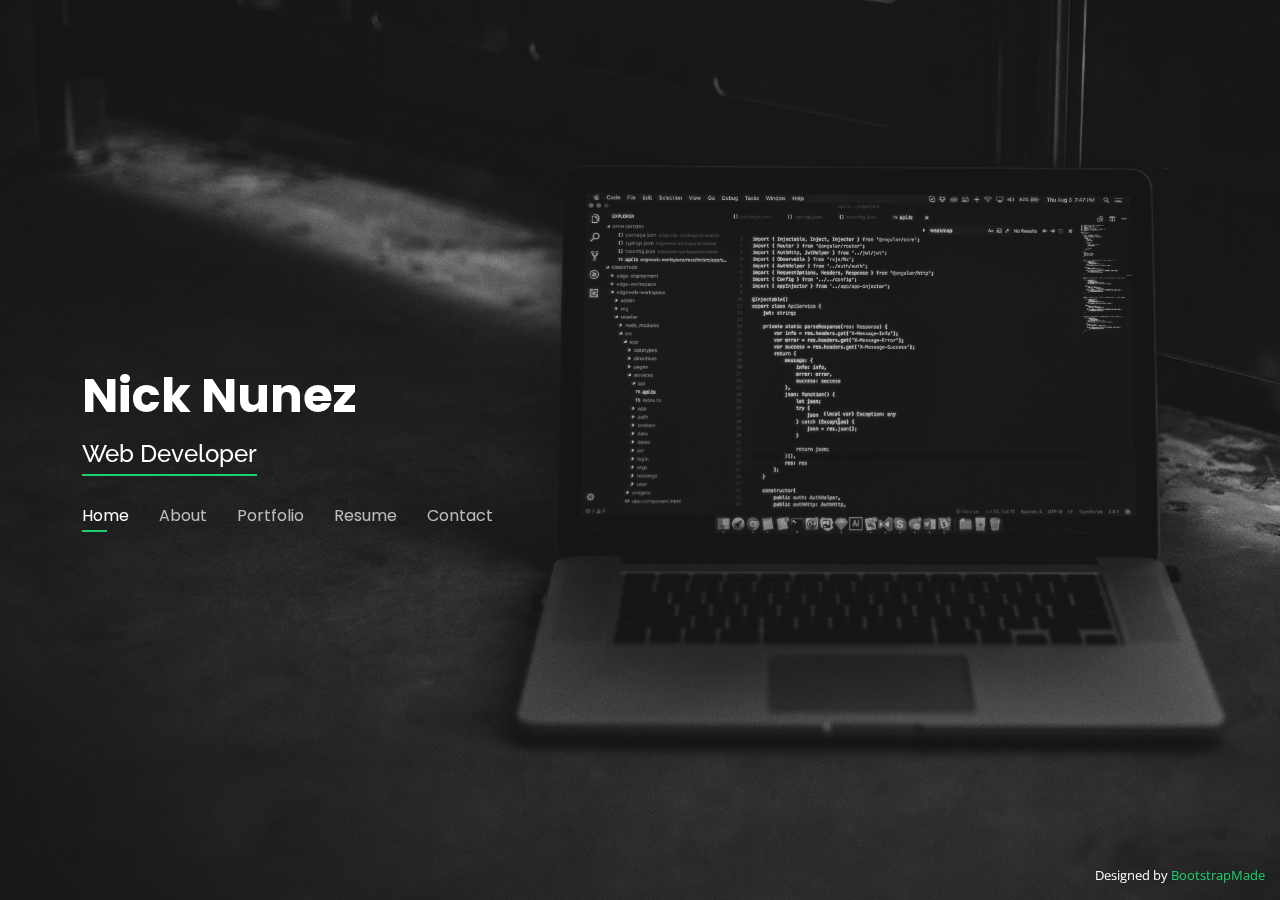
<file: index.html>
<!DOCTYPE html>
<html lang="en">

<head>
  <meta charset="utf-8">
  <meta content="width=device-width, initial-scale=1.0" name="viewport">

  <title>Nick Nunez - Portfolio

  </title>
  <meta content="" name="description">
  <meta content="" name="keywords">

  <!-- Favicons -->
  <!-- <link href="assets/img/favicon.png" rel="icon">
  <link href="assets/img/apple-touch-icon.png" rel="apple-touch-icon"> -->

  <!-- Google Fonts -->
  <link href="https://fonts.googleapis.com/css?family=Open+Sans:300,300i,400,400i,600,600i,700,700i|Raleway:300,300i,400,400i,500,500i,600,600i,700,700i|Poppins:300,300i,400,400i,500,500i,600,600i,700,700i" rel="stylesheet">

  <!-- Vendor CSS Files -->
  <link href="assets/vendor/bootstrap/css/bootstrap.min.css" rel="stylesheet">
  <link href="assets/vendor/bootstrap-icons/bootstrap-icons.css" rel="stylesheet">
  <link href="assets/vendor/boxicons/css/boxicons.min.css" rel="stylesheet">
  <link href="assets/vendor/glightbox/css/glightbox.min.css" rel="stylesheet">
  <link href="assets/vendor/remixicon/remixicon.css" rel="stylesheet">
  <link href="assets/vendor/swiper/swiper-bundle.min.css" rel="stylesheet">

  <!-- Template Main CSS File -->
  <link href="assets/css/style.css" rel="stylesheet">

  <!-- =======================================================
  * Template Name: Personal - v4.7.0
  * Template URL: https://bootstrapmade.com/personal-free-resume-bootstrap-template/
  * Author: BootstrapMade.com
  * License: https://bootstrapmade.com/license/
  ======================================================== -->
</head>

<body>

  <!-- ======= Header ======= -->
  <header id="header">
    <div class="container">

      <h1><a href="index.html">Nick Nunez</a></h1>
      <!-- Uncomment below if you prefer to use an image logo -->
      <!-- <a href="index.html" class="mr-auto"><img src="assets/img/logo.png" alt="" class="img-fluid"></a> -->
      <h2><span>Web Developer</span></h2>

      <nav id="navbar" class="navbar">
        <ul>
          <li><a class="nav-link active" href="#header">Home</a></li>
          <li><a class="nav-link" href="#about">About</a></li>
          <li><a class="nav-link" href="#portfolio">Portfolio</a></li>
          <li><a class="nav-link" href="#resume">Resume</a></li>
          <li><a class="nav-link" href="#contact">Contact</a></li>
        </ul>
        <i class="bi bi-list mobile-nav-toggle"></i>
      </nav><!-- .navbar -->

    </div>
  </header><!-- End Header -->

  <!-- ======= About Section ======= -->
  <section id="about" class="about">

    <!-- ======= About Me ======= -->
    <div class="about-me container">

      <div class="section-title">
        <h2>About</h2>
        <p>About me</p>
      </div>

      <div class="row">
        <div class="col-lg-4" data-aos="fade-right">
          <img src="assets/img/ilya-pavlov-OqtafYT5kTw-unsplash.jpg" class="img-fluid" alt="">
        </div>
        <div class="col-lg-8 m-auto pt-4 pt-lg-0 content" data-aos="fade-left">
          <h3>Nick Nunez</h3>
          <h5>Web Developer <a href="https://github.com/nico-nunez" class="github"><i class="bi bi-github ms-2"></i></a></h5>
          <p class="fst-italic">
            I'm a self-taught developer skilled in both front-end & back-end technologies. &nbsp; While I enjoy the problem-solving and challenges that come with both, I tend to have a slight preference towards back-end development.
          </p><p class="fst-italic">Having a deep passion for learning I look forward to every opportunity where I'm able to expand my knowledge or gain a deeper understanding for something in which I'm already familiar. &nbsp; I'm currently search of the right opportunity with the right company, but am available for freelance in the meantime.
          </p>
          <div class="row">
            <div class="col-lg-6">
              <ul>
                <li><i class="bi bi-chevron-right"></i> <strong>Email:</strong> <span>nick.nunez.dev@gmail.com</span></li>
                <li><i class="bi bi-chevron-right"></i> <strong>City:</strong> <span>Plainfield, IL</span></li>
              </ul>
            </div>
            <div class="col-lg-6">
              <ul>
                <li><i class="bi bi-chevron-right"></i> <strong>Phone:</strong> <span>630-649-0649</span></li>
                <li><i class="bi bi-chevron-right"></i> <strong>Freelance:</strong> <span>Available</span></li>
              </ul>
            </div>
          </div>          
          <div class="social-links mb-2">
            
          </div>
        </div>
      </div>

    </div><!-- End About Me -->

    <!-- ======= Skills  ======= -->
    <div class="skills container">

      <div class="section-title">
        <h2>Skills</h2>
      </div>

      <div class="interests container">
        <div class="row">
          <div class="col-lg-4 col-md-4">
            <div class="icon-box">
              <i class="ri-html5-line" style="color: #ffbb2c;"></i>
              <h3>HTML</h3>
            </div>
          </div>
          <div class="col-lg-4 col-md-4 mt-4 mt-md-0">
            <div class="icon-box">
              <i class="ri-css3-line" style="color: #5578ff;"></i>
              <h3>CSS</h3>
            </div>
          </div>
          <div class="col-lg-4 col-md-4 mt-4 mt-md-0">
            <div class="icon-box">
              <i class="ri-file-list-3-line" style="color: #e80368;">&#xF74C;</i>
              <h3>JavaScript</h3>
            </div>
          </div>
          <div class="col-lg-4 col-md-4 mt-4">
            <div class="icon-box">
              <i class="ri-file-list-3-line" style="color: #47aeff;"></i>
              <h3>Typescript</h3>
            </div>
          </div>
          <div class="col-lg-4 col-md-4 mt-4">
            <div class="icon-box">
              <i class="ri-reactjs-line" style="color: #e361ff;"></i>
              <h3>React</h3>
            </div>
          </div>
          <div class="col-lg-4 col-md-4 mt-4">
            <div class="icon-box">
              <i class="ri-file-list-3-line" style="color: #ffa76e;"></i>
              <h3>Nodejs</h3>
            </div>
          </div>
          <div class="col-lg-4 col-md-4 mt-4">
            <div class="icon-box">
              <i class="ri-file-list-3-line" style="color: #11dbcf;"></i>
              <h3>Express</h3>
            </div>
          </div>
          <div class="col-lg-4 col-md-4 mt-4">
            <div class="icon-box">
              <i class="ri-database-2-line" style="color: #4233ff;"></i>
              <h3>MongoDB</h3>
            </div>
          </div>
          <div class="col-lg-4 col-md-4 mt-4">
            <div class="icon-box">
              <i class="ri-database-2-line" style="color: #b2904f;"></i>
              <h3>MySQL</h3>
            </div>
          </div>
        </div>

    </div><!-- End Skills -->

  </section><!-- End About Section-->

  <!-- ======= Portfolio Section ======= -->
  <section id="portfolio" class="portfolio">
    <div class="container">

      <div class="section-title">
        <h2>Portfolio</h2>
        <p>My Works</p>
      </div>

      <div class="row">
        <div class="col-lg-12 d-flex justify-content-center">
          <ul id="portfolio-flters">
            <li data-filter="*" class="filter-active">All</li>
            <li data-filter=".filter-static">Static Site</li>
            <li data-filter=".filter-app">Web App</li>
          </ul>
        </div>
      </div>

      <div class="row portfolio-container">

        <div class="col-md-6 portfolio-item filter-static">
          <div class="portfolio-wrap">
            <img src="assets/img/portfolio/2048.png" class="img-fluid" alt="">
            <div class="portfolio-info">
              <h3>2048</h3>
              <div class="portfolio-links">
                <a href="portfolio-details/2048.html" data-gallery="portfolioDetailsGallery" data-glightbox="type: external" class="portfolio-details-lightbox" title="Portfolio Details"><i class="bx bx-plus"></i></a>
                <a href="https://nico-nunez.github.io/2048game" target="_blank"><i class="bx bx-link"></i></a>
              </div>
            </div>
          </div>
        </div>

        <div class="col-md-6 portfolio-item filter-app">
          <div class="portfolio-wrap">
            <img src="assets/img/portfolio/santaslilhelper.png" class="img-fluid" alt="">
            <div class="portfolio-info">
              <h3>Santa's Lil' Helper</h3>
              <div class="portfolio-links">
                <a href="portfolio-details/santaslilhelper.html" data-gallery="portfolioDetailsGallery" data-glightbox="type: external" class="portfolio-details-lightbox" title="Portfolio Details"><i class="bx bx-plus"></i></a>
                <a href="http://www.santaslilhelper.net" target="_blank"><i class="bx bx-link"></i></a>
              </div>
            </div>
          </div>
        </div>

        <div class="col-md-6 portfolio-item filter-static">
          <div class="portfolio-wrap">
            <img src="assets/img/portfolio/step-sequencer.png" class="img-fluid" alt="">
            <div class="portfolio-info">
              <h3>Step Sequencer</h3>
              <div class="portfolio-links">
                <a href="portfolio-details/step-sequencer.html" data-gallery="portfolioDetailsGallery" data-glightbox="type: external" class="portfolio-details-lightbox" title="Portfolio Details"><i class="bx bx-plus"></i></a>
                <a href="https://nico-nunez.github.io/step-sequencer" target="_blank"><i class="bx bx-link"></i></a>
              </div>
            </div>
          </div>
        </div>

        <div class="col-md-6 portfolio-item filter-app">
          <div class="portfolio-wrap">
            <img src="assets/img/portfolio/codebooks.png" class="img-fluid" alt="">
            <div class="portfolio-info">
              <h3>Codebooks</h3>
              <div class="portfolio-links">
                <a href="portfolio-details/codebooks.html" data-gallery="portfolioDetailsGallery" data-glightbox="type: external" class="portfolio-details-lightbox" title="Portfolio Details"><i class="bx bx-plus"></i></a>
                <a href="https://codebooks.net" target="_blank"><i class="bx bx-link"></i></a>
              </div>
            </div>
          </div>
        </div>
    </div>
  </section><!-- End Portfolio Section -->

  <section id="resume" class="resume">
    <div class="container">

      <div class="section-title mb-2">
        <h2>Resume</h2>
        <a href="assets/misc/Nick's Resume.pdf" download>Download My Resume</a>
      </div>

      <div class="row">
        <div class="col-lg-6">
          <h3 class="resume-title">Nick Nunez</h3>
          <div class="resume-item pb-0">
            <p><ul>
              <li>Plainfield, IL, US</li>
              <li>Email: nick.nunez.dev@gmail</li>
              <li>Phone: 630-649-0649</li>
            </ul></p>
          </div>

          <h3 class="resume-title">Objective</h3>
          <div class="resume-item pb-0">
            <p><em>Self-taught and goal-oriented developer skilled in front and back-end technologies. Able to thrive in a team or individual work environment. Seeking to make meaningful contributions, as well as continue to grow and develop my skills.</em></p>
          </div>

          <h3 class="resume-title">Skills</h3>
          <div class="resume-item pb-0">
            <ul>
              <li>HTML</li>
              <li>CSS</li>
              <li>JavaScript</li>
              <li>Reactjs</li>
              <li>TypeScript</li>
              <li>Nodejs</li>
              <li>MongoDB</li>
              <li>MySQL</li>
              <li>Expressjs</li>
              <li>AWS</li>
              <li>Git</li>
            </ul>
            </p>
          </div>

          <h3 class="resume-title">Education</h3>
          <div class="resume-item">
            <h4>High School Diploma</h4>
            <p><em>St. Joseph High School, Westchester, IL</em></p>
          </div>
        </div>
        <div class="col-lg-6">
          <h3 class="resume-title">Professional Experience</h3>
          <div class="resume-item">
            <h4>Commercial lawn specicalist</h4>
            <h5>2013 - 2021</h5>
            <p><em>TruGreen, Plainfield, IL </em></p>
            <p>
            <ul>
              <li>Conducted applications of fertilizer and herbicide to commercial and residential properties.</li>
              <li>Diagnosed causes of damage lawns, and tailored solutions to rectify or mitigate the issues.</li>
              <li>Lead technician for one of the branch's largest commercial accounts.</li>
              <li>Trained new and existing employees on best practices for applications, equipment use, and maintanence.</li>
            </ul>
            </p>
          </div>
          <div class="resume-item">
            <h4>Residential route specialist</h4>
            <h5>2012 - 2013</h5>
            <p><em>Spring Green, Addison, IL</em></p>
            <p>
            <ul>
              <li>Conducted applications of fertilizer and herbicide to commercial and residential properties.</li>
              <li>Diagnosed causes of damage lawns, and tailored solutions to rectify or mitigate the issues.</li>
            </ul>
            </p>
          </div>
          <div class="resume-item">
            <h4>Land Surveyor</h4>
            <h5>2002 - 2010</h5>
            <p><em>Dave Johnson & Asc, Wheaton, IL</em></p>
            <p>
            <ul>
              <li>Conducted ground surveys designed to establish baselines, elevations, and other geodetic measurements.</li>
              <li>Directed and conducted surveys in order to establish legal boundaries for properties based on deeds, maps and title reports.</li>
              <li>Verified the accuracy of survey data, including measurements and calculations conducted at survey sites.</li>
            </ul>
            </p>
          </div>
        </div>
      </div>

    </div>
  </section><!-- End Resume Section -->


  <!-- ======= Contact Section ======= -->
  <section id="contact" class="contact">
    <div class="container">

      <div class="section-title">
        <h2>Contact</h2>
        <p>Contact Me</p>
      </div>

      <div class="row mt-2">
        <div class="col-md-6 mt-4 d-flex align-items-stretch">
          <div class="info-box">
            <i class="bx bx-envelope"></i>
            <h3>Email Me</h3>
            <p>nick.nunez.dev@gmail.com</p>
          </div>
        </div>
        <div class="col-md-6 mt-4 d-flex align-items-stretch">
          <div class="info-box">
            <i class="bx bx-phone-call"></i>
            <h3>Call Me</h3>
            <p>+1 (630) 649-0649</p>
          </div>
        </div>
      </div>

      <form method="post" role="form" class="php-email-form email-form mt-4">
        <div class="row">
          <div class="col-md-6 form-group">
            <input type="text" name="name" class="form-control" id="name" placeholder="Your Name" required>
          </div>
          <div class="col-md-6 form-group mt-3 mt-md-0">
            <input type="email" class="form-control" name="email" id="email" placeholder="Your Email" required>
          </div>
        </div>
        <div class="form-group mt-3">
          <input type="text" class="form-control" name="subject" id="subject" placeholder="Subject" required>
        </div>
        <div class="form-group mt-3">
          <textarea class="form-control" name="message" rows="5" placeholder="Message" required></textarea>
        </div>
        <div class="my-3">
          <div class="loading">Loading</div>
          <div class="error-message"></div>
          <div class="sent-message">Your message has been sent. Thank you!</div>
        </div>
        <div class="text-center"><button type="submit">Send Message</button></div>
      </form>

    </div>
  </section><!-- End Contact Section -->

  <div class="credits">
    <!-- All the links in the footer should remain intact. -->
    <!-- You can delete the links only if you purchased the pro version. -->
    <!-- Licensing information: https://bootstrapmade.com/license/ -->
    <!-- Purchase the pro version with working PHP/AJAX contact form: https://bootstrapmade.com/personal-free-resume-bootstrap-template/ -->
    Designed by <a href="https://bootstrapmade.com/">BootstrapMade</a>
  </div>

  <!-- Vendor JS Files -->
  <script src="assets/vendor/purecounter/purecounter.js"></script>
  <script src="assets/vendor/bootstrap/js/bootstrap.bundle.min.js"></script>
  <script src="assets/vendor/glightbox/js/glightbox.min.js"></script>
  <script src="assets/vendor/isotope-layout/isotope.pkgd.min.js"></script>
  <script src="assets/vendor/swiper/swiper-bundle.min.js"></script>
  <script src="assets/vendor/waypoints/noframework.waypoints.js"></script>
  <!-- <script src="assets/vendor/php-email-form/validate.js"></script> -->

  <!-- Template Main JS File -->
  <script src="assets/js/main.js"></script>
  <script src="assets/js/email-form.js"></script>
</body>

</html>
</file>
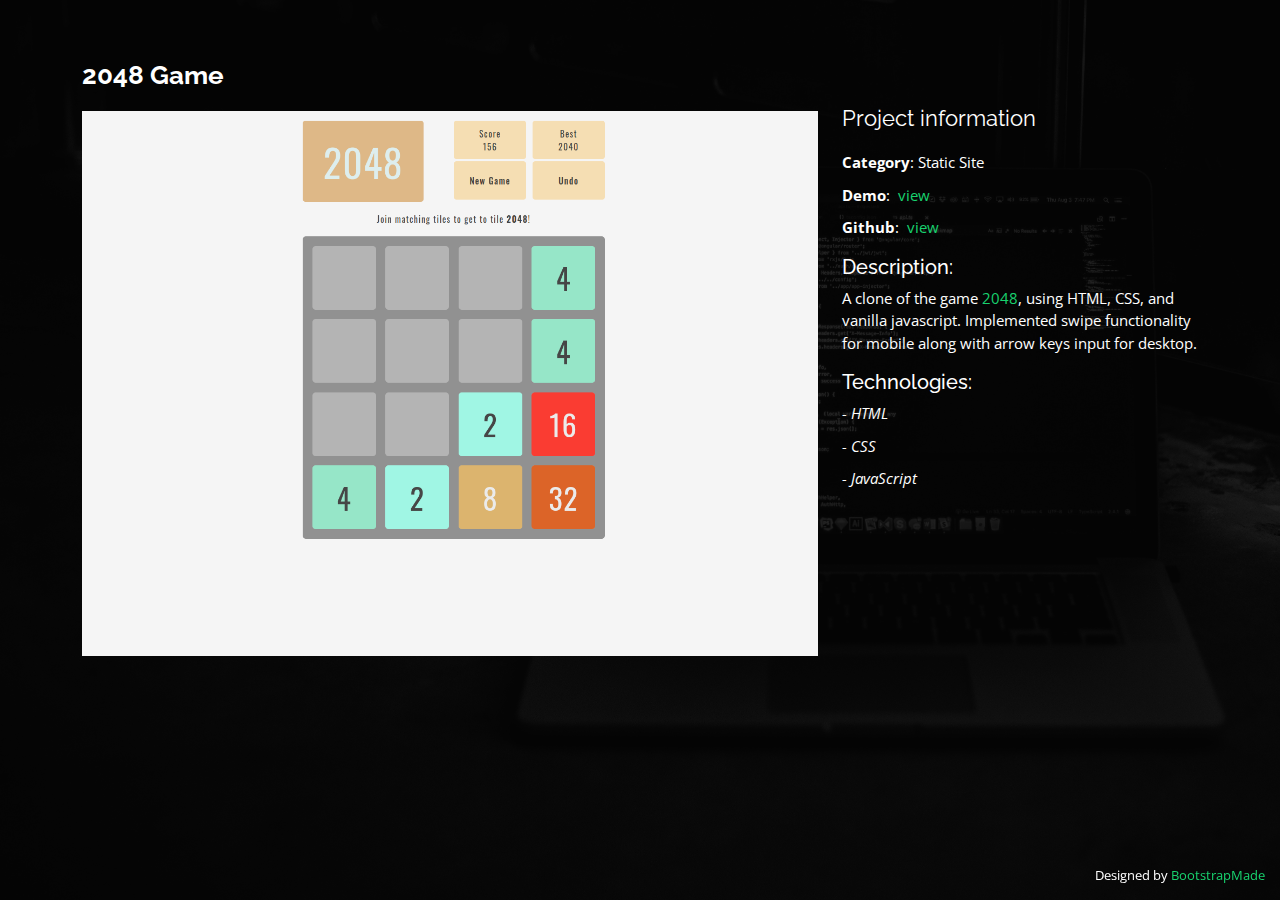
<file: portfolio-details/2048.html>
<!DOCTYPE html>
<html lang="en">
	<head>
		<meta charset="utf-8" />
		<meta content="width=device-width, initial-scale=1.0" name="viewport" />

		<title>Portfolio Details - Personal Bootstrap Template</title>
		<meta content="" name="description" />
		<meta content="" name="keywords" />

		<!-- Favicons -->
		<link href="../assets/img/favicon.png" rel="icon" />
		<link href="../assets/img/apple-touch-icon.png" rel="apple-touch-icon" />

		<!-- Google Fonts -->
		<link
			href="https://fonts.googleapis.com/css?family=Open+Sans:300,300i,400,400i,600,600i,700,700i|Raleway:300,300i,400,400i,500,500i,600,600i,700,700i|Poppins:300,300i,400,400i,500,500i,600,600i,700,700i"
			rel="stylesheet"
		/>

		<!-- Vendor CSS Files -->
		<link
			href="../assets/vendor/bootstrap/css/bootstrap.min.css"
			rel="stylesheet"
		/>
		<link
			href="../assets/vendor/bootstrap-icons/bootstrap-icons.css"
			rel="stylesheet"
		/>
		<link
			href="../assets/vendor/boxicons/css/boxicons.min.css"
			rel="stylesheet"
		/>
		<link
			href="../assets/vendor/glightbox/css/glightbox.min.css"
			rel="stylesheet"
		/>
		<link href="../assets/vendor/remixicon/remixicon.css" rel="stylesheet" />
		<link
			href="../assets/vendor/swiper/swiper-bundle.min.css"
			rel="stylesheet"
		/>

		<!-- Template Main CSS File -->
		<link href="../assets/css/style.css" rel="stylesheet" />

		<!-- =======================================================
  * Template Name: Personal - v4.7.0
  * Template URL: https://bootstrapmade.com/personal-free-resume-bootstrap-template/
  * Author: BootstrapMade.com
  * License: https://bootstrapmade.com/license/
  ======================================================== -->
	</head>

	<body>
		<main id="main">
			<!-- ======= Portfolio Details ======= -->
			<div id="portfolio-details" class="portfolio-details">
				<div class="container">
					<div class="row">
						<div class="col-lg-8">
							<h2 class="portfolio-title">2048 Game</h2>

							<div class="portfolio-img">
								<img src="../assets/img/portfolio/2048.png" alt="" />
							</div>
						</div>

						<div class="col-lg-4 portfolio-info">
							<h3>Project information</h3>
							<ul>
								<li><strong>Category</strong>: Static Site</li>
								<li>
									<strong>Demo</strong>:
									<a
										href="https://nico-nunez.github.io/2048game"
										target="_blank"
										class="ms-1"
										>view</a
									>
								</li>
								<li>
									<strong>Github</strong>:
									<a
										href="https://github.com/nico-nunez/2048game"
										target="_blank"
										class="ms-1"
										>view</a
									>
								</li>
							</ul>
							<h5>Description:</h5>
							<p class="pt-0">
								A clone of the game
								<a
									href="https://en.wikipedia.org/wiki/2048_(video_game)"
									target="_blank"
									>2048</a
								>, using HTML, CSS, and vanilla javascript. Implemented swipe
								functionality for mobile along with arrow keys input for
								desktop.
							</p>
							<h5>Technologies:</h5>
							<ul>
								<li><em>- HTML</em></li>
								<li><em>- CSS</em></li>
								<li><em>- JavaScript</em></li>
							</ul>
						</div>
					</div>
				</div>
			</div>
			<!-- End Portfolio Details -->
		</main>
		<!-- End #main -->

		<div class="credits">
			<!-- All the links in the footer should remain intact. -->
			<!-- You can delete the links only if you purchased the pro version. -->
			<!-- Licensing information: https://bootstrapmade.com/license/ -->
			<!-- Purchase the pro version with working PHP/AJAX contact form: https://bootstrapmade.com/personal-free-resume-bootstrap-template/ -->
			Designed by <a href="https://bootstrapmade.com/">BootstrapMade</a>
		</div>

		<!-- Vendor JS Files -->
		<script src="../assets/vendor/purecounter/purecounter.js"></script>
		<script src="../assets/vendor/bootstrap/js/bootstrap.bundle.min.js"></script>
		<script src="../assets/vendor/glightbox/js/glightbox.min.js"></script>
		<script src="../assets/vendor/isotope-layout/isotope.pkgd.min.js"></script>
		<script src="../assets/vendor/swiper/swiper-bundle.min.js"></script>
		<script src="../assets/vendor/waypoints/noframework.waypoints.js"></script>
		<script src="../assets/vendor/php-email-form/validate.js"></script>

		<!-- Template Main JS File -->
		<script src="../assets/js/main.js"></script>
	</body>
</html>
</file>
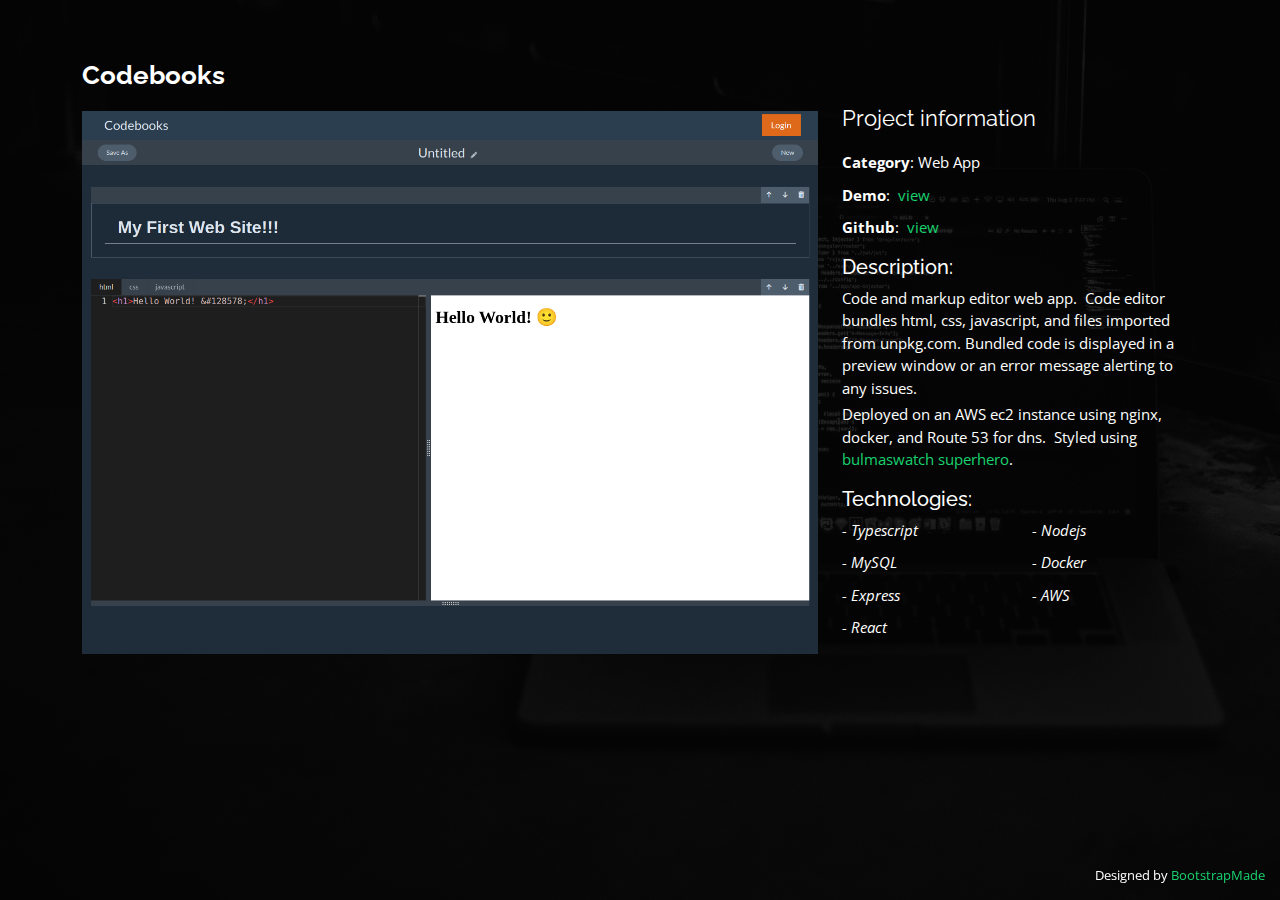
<file: portfolio-details/codebooks.html>
<!DOCTYPE html>
<html lang="en">
	<head>
		<meta charset="utf-8" />
		<meta content="width=device-width, initial-scale=1.0" name="viewport" />

		<title>Portfolio Details - Personal Bootstrap Template</title>
		<meta content="" name="description" />
		<meta content="" name="keywords" />

		<!-- Favicons -->
		<link href="../assets/img/favicon.png" rel="icon" />
		<link href="../assets/img/apple-touch-icon.png" rel="apple-touch-icon" />

		<!-- Google Fonts -->
		<link
			href="https://fonts.googleapis.com/css?family=Open+Sans:300,300i,400,400i,600,600i,700,700i|Raleway:300,300i,400,400i,500,500i,600,600i,700,700i|Poppins:300,300i,400,400i,500,500i,600,600i,700,700i"
			rel="stylesheet"
		/>

		<!-- Vendor CSS Files -->
		<link
			href="../assets/vendor/bootstrap/css/bootstrap.min.css"
			rel="stylesheet"
		/>
		<link
			href="../assets/vendor/bootstrap-icons/bootstrap-icons.css"
			rel="stylesheet"
		/>
		<link
			href="../assets/vendor/boxicons/css/boxicons.min.css"
			rel="stylesheet"
		/>
		<link
			href="../assets/vendor/glightbox/css/glightbox.min.css"
			rel="stylesheet"
		/>
		<link href="../assets/vendor/remixicon/remixicon.css" rel="stylesheet" />
		<link
			href="../assets/vendor/swiper/swiper-bundle.min.css"
			rel="stylesheet"
		/>

		<!-- Template Main CSS File -->
		<link href="../assets/css/style.css" rel="stylesheet" />

		<!-- =======================================================
  * Template Name: Personal - v4.7.0
  * Template URL: https://bootstrapmade.com/personal-free-resume-bootstrap-template/
  * Author: BootstrapMade.com
  * License: https://bootstrapmade.com/license/
  ======================================================== -->
	</head>

	<body>
		<main id="main">
			<!-- ======= Portfolio Details ======= -->
			<div id="portfolio-details" class="portfolio-details">
				<div class="container">
					<div class="row">
						<div class="col-lg-8">
							<h2 class="portfolio-title">Codebooks</h2>

							<div class="portfolio-img">
								<img src="../assets/img/portfolio/codebooks.png" alt="" />
							</div>
						</div>

						<div class="col-lg-4 portfolio-info">
							<h3>Project information</h3>
							<ul>
								<li><strong>Category</strong>: Web App</li>
								<li>
									<strong>Demo</strong>:
									<a href="https://codebooks.net" class="ms-1" target="_blank"
										>view</a
									>
								</li>
								<li>
									<strong>Github</strong>:
									<a
										href="https://github.com/nico-nunez/codebooks"
										class="ms-1"
										target="_blank"
										>view</a
									>
								</li>
							</ul>
							<h5>Description:</h5>
							<p class="pt-0 mb-0">
								Code and markup editor web app. &nbsp;Code editor bundles html,
								css, javascript, and files imported from unpkg.com. Bundled code
								is displayed in a preview window or an error message alerting to
								any issues.
							</p>
							<p class="pt-1">
								Deployed on an AWS ec2 instance using nginx, docker, and Route
								53 for dns. &nbsp;Styled using
								<a
									href="https://jenil.github.io/bulmaswatch/superhero/"
									target="_blank"
									>bulmaswatch superhero</a
								>.
							</p>
							<h5>Technologies:</h5>
							<div class="row">
								<div class="col-6">
									<ul>
										<li><em>- Typescript</em></li>
										<li><em>- MySQL</em></li>
										<li><em>- Express</em></li>
										<li><em>- React</em></li>
									</ul>
								</div>
								<div class="col-6">
									<ul>
										<li><em>- Nodejs</em></li>
										<li><em>- Docker</em></li>
										<li><em>- AWS</em></li>
									</ul>
								</div>
							</div>
						</div>
					</div>
				</div>
			</div>
			<!-- End Portfolio Details -->
		</main>
		<!-- End #main -->

		<div class="credits">
			<!-- All the links in the footer should remain intact. -->
			<!-- You can delete the links only if you purchased the pro version. -->
			<!-- Licensing information: https://bootstrapmade.com/license/ -->
			<!-- Purchase the pro version with working PHP/AJAX contact form: https://bootstrapmade.com/personal-free-resume-bootstrap-template/ -->
			Designed by <a href="https://bootstrapmade.com/">BootstrapMade</a>
		</div>

		<!-- Vendor JS Files -->
		<script src="../assets/vendor/purecounter/purecounter.js"></script>
		<script src="../assets/vendor/bootstrap/js/bootstrap.bundle.min.js"></script>
		<script src="../assets/vendor/glightbox/js/glightbox.min.js"></script>
		<script src="../assets/vendor/isotope-layout/isotope.pkgd.min.js"></script>
		<script src="../assets/vendor/swiper/swiper-bundle.min.js"></script>
		<script src="../assets/vendor/waypoints/noframework.waypoints.js"></script>
		<script src="../assets/vendor/php-email-form/validate.js"></script>

		<!-- Template Main JS File -->
		<script src="../assets/js/main.js"></script>
	</body>
</html>
</file>
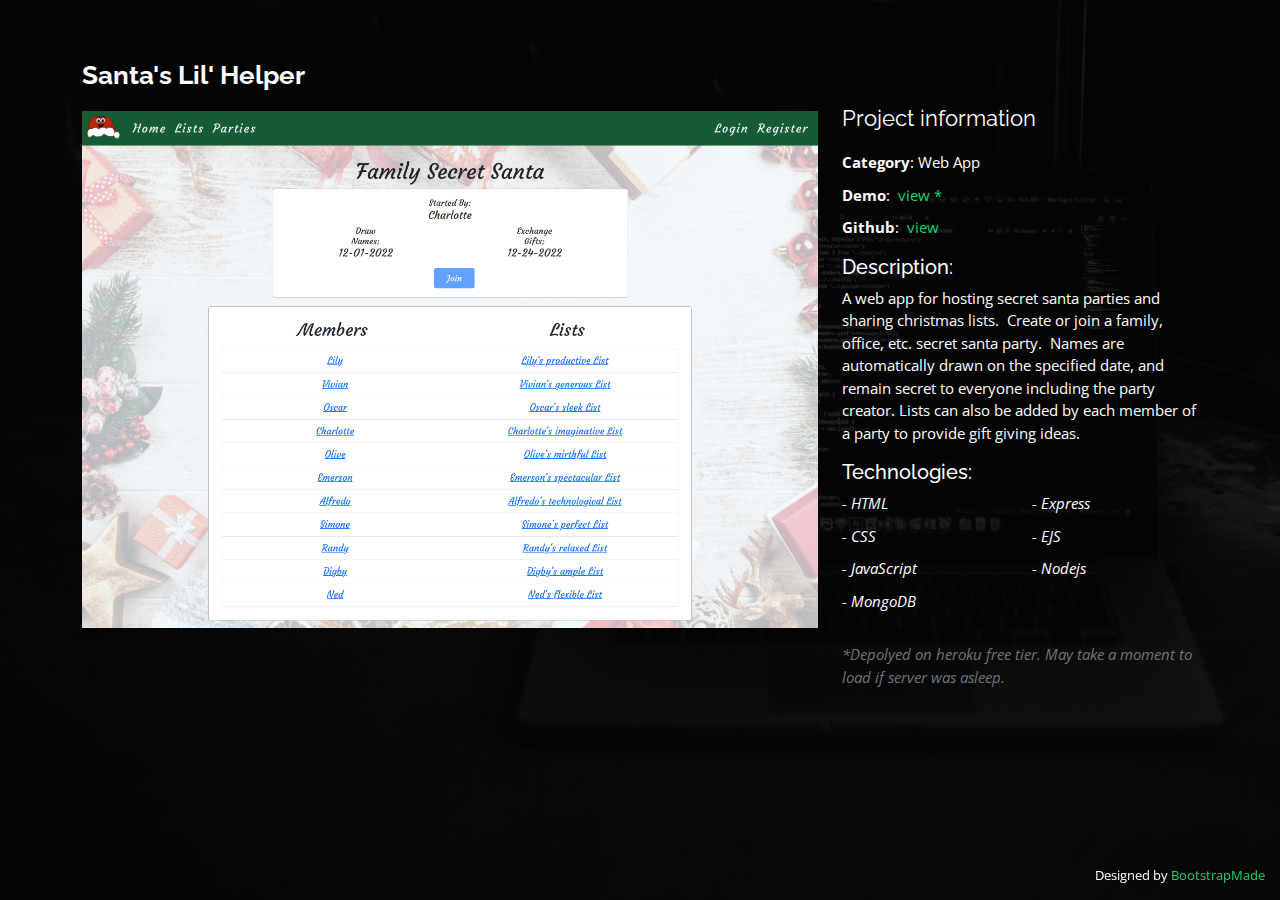
<file: portfolio-details/santaslilhelper.html>
<!DOCTYPE html>
<html lang="en">
	<head>
		<meta charset="utf-8" />
		<meta content="width=device-width, initial-scale=1.0" name="viewport" />

		<title>Portfolio Details - Personal Bootstrap Template</title>
		<meta content="" name="description" />
		<meta content="" name="keywords" />

		<!-- Favicons -->
		<link href="../assets/img/favicon.png" rel="icon" />
		<link href="../assets/img/apple-touch-icon.png" rel="apple-touch-icon" />

		<!-- Google Fonts -->
		<link
			href="https://fonts.googleapis.com/css?family=Open+Sans:300,300i,400,400i,600,600i,700,700i|Raleway:300,300i,400,400i,500,500i,600,600i,700,700i|Poppins:300,300i,400,400i,500,500i,600,600i,700,700i"
			rel="stylesheet"
		/>

		<!-- Vendor CSS Files -->
		<link
			href="../assets/vendor/bootstrap/css/bootstrap.min.css"
			rel="stylesheet"
		/>
		<link
			href="../assets/vendor/bootstrap-icons/bootstrap-icons.css"
			rel="stylesheet"
		/>
		<link
			href="../assets/vendor/boxicons/css/boxicons.min.css"
			rel="stylesheet"
		/>
		<link
			href="../assets/vendor/glightbox/css/glightbox.min.css"
			rel="stylesheet"
		/>
		<link href="../assets/vendor/remixicon/remixicon.css" rel="stylesheet" />
		<link
			href="../assets/vendor/swiper/swiper-bundle.min.css"
			rel="stylesheet"
		/>

		<!-- Template Main CSS File -->
		<link href="../assets/css/style.css" rel="stylesheet" />

		<!-- =======================================================
  * Template Name: Personal - v4.7.0
  * Template URL: https://bootstrapmade.com/personal-free-resume-bootstrap-template/
  * Author: BootstrapMade.com
  * License: https://bootstrapmade.com/license/
  ======================================================== -->
	</head>

	<body>
		<main id="main">
			<!-- ======= Portfolio Details ======= -->
			<div id="portfolio-details" class="portfolio-details">
				<div class="container">
					<div class="row">
						<div class="col-lg-8">
							<h2 class="portfolio-title">Santa's Lil' Helper</h2>

							<div class="portfolio-img">
								<img src="../assets/img/portfolio/santaslilhelper.png" alt="" />
							</div>
						</div>

						<div class="col-lg-4 portfolio-info">
							<h3>Project information</h3>
							<ul>
								<li><strong>Category</strong>: Web App</li>
								<li>
									<strong>Demo</strong>:
									<a
										href="http://www.santaslilhelper.net"
										target="_blank"
										class="ms-1"
										>view *</a
									>
								</li>
								<li>
									<strong>Github</strong>:
									<a
										href="https://github.com/nico-nunez/santas-lil-helper"
										target="_blank"
										class="ms-1"
										>view</a
									>
								</li>
							</ul>
							<h5>Description:</h5>
							<p class="pt-0">
								A web app for hosting secret santa parties and sharing christmas
								lists. &nbsp;Create or join a family, office, etc. secret santa
								party. &nbsp;Names are automatically drawn on the specified
								date, and remain secret to everyone including the party creator.
								Lists can also be added by each member of a party to provide
								gift giving ideas.
							</p>
							<h5>Technologies:</h5>
							<div class="row">
								<div class="col-6">
									<ul>
										<li><em>- HTML</em></li>
										<li><em>- CSS</em></li>
										<li><em>- JavaScript</em></li>
										<li><em>- MongoDB</em></li>
									</ul>
								</div>
								<div class="col-6">
									<ul>
										<li><em>- Express</em></li>
										<li><em>- EJS</em></li>
										<li><em>- Nodejs</em></li>
									</ul>
								</div>
							</div>
							<p class="text-muted mt-0 fst-italic">
								*Depolyed on heroku free tier. May take a moment to load if
								server was asleep.
							</p>
						</div>
					</div>
				</div>
			</div>
			<!-- End Portfolio Details -->
		</main>
		<!-- End #main -->

		<div class="credits">
			<!-- All the links in the footer should remain intact. -->
			<!-- You can delete the links only if you purchased the pro version. -->
			<!-- Licensing information: https://bootstrapmade.com/license/ -->
			<!-- Purchase the pro version with working PHP/AJAX contact form: https://bootstrapmade.com/personal-free-resume-bootstrap-template/ -->
			Designed by <a href="https://bootstrapmade.com/">BootstrapMade</a>
		</div>

		<!-- Vendor JS Files -->
		<script src="../assets/vendor/purecounter/purecounter.js"></script>
		<script src="../assets/vendor/bootstrap/js/bootstrap.bundle.min.js"></script>
		<script src="../assets/vendor/glightbox/js/glightbox.min.js"></script>
		<script src="../assets/vendor/isotope-layout/isotope.pkgd.min.js"></script>
		<script src="../assets/vendor/swiper/swiper-bundle.min.js"></script>
		<script src="../assets/vendor/waypoints/noframework.waypoints.js"></script>
		<script src="../assets/vendor/php-email-form/validate.js"></script>

		<!-- Template Main JS File -->
		<script src="../assets/js/main.js"></script>
	</body>
</html>
</file>
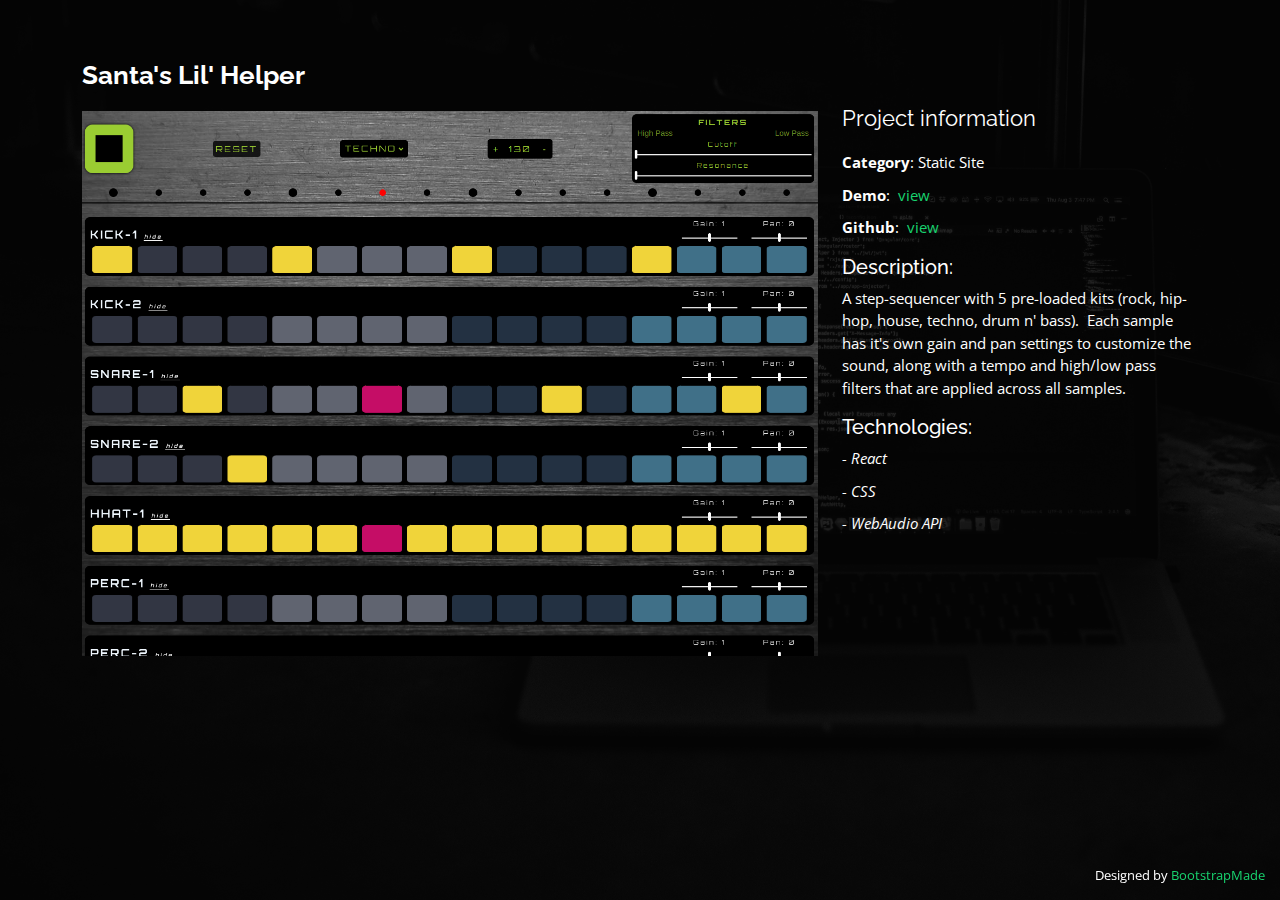
<file: portfolio-details/step-sequencer.html>
<!DOCTYPE html>
<html lang="en">
	<head>
		<meta charset="utf-8" />
		<meta content="width=device-width, initial-scale=1.0" name="viewport" />

		<title>Portfolio Details - Personal Bootstrap Template</title>
		<meta content="" name="description" />
		<meta content="" name="keywords" />

		<!-- Favicons -->
		<link href="../assets/img/favicon.png" rel="icon" />
		<link href="../assets/img/apple-touch-icon.png" rel="apple-touch-icon" />

		<!-- Google Fonts -->
		<link
			href="https://fonts.googleapis.com/css?family=Open+Sans:300,300i,400,400i,600,600i,700,700i|Raleway:300,300i,400,400i,500,500i,600,600i,700,700i|Poppins:300,300i,400,400i,500,500i,600,600i,700,700i"
			rel="stylesheet"
		/>

		<!-- Vendor CSS Files -->
		<link
			href="../assets/vendor/bootstrap/css/bootstrap.min.css"
			rel="stylesheet"
		/>
		<link
			href="../assets/vendor/bootstrap-icons/bootstrap-icons.css"
			rel="stylesheet"
		/>
		<link
			href="../assets/vendor/boxicons/css/boxicons.min.css"
			rel="stylesheet"
		/>
		<link
			href="../assets/vendor/glightbox/css/glightbox.min.css"
			rel="stylesheet"
		/>
		<link href="../assets/vendor/remixicon/remixicon.css" rel="stylesheet" />
		<link
			href="../assets/vendor/swiper/swiper-bundle.min.css"
			rel="stylesheet"
		/>

		<!-- Template Main CSS File -->
		<link href="../assets/css/style.css" rel="stylesheet" />

		<!-- =======================================================
  * Template Name: Personal - v4.7.0
  * Template URL: https://bootstrapmade.com/personal-free-resume-bootstrap-template/
  * Author: BootstrapMade.com
  * License: https://bootstrapmade.com/license/
  ======================================================== -->
	</head>

	<body>
		<main id="main">
			<!-- ======= Portfolio Details ======= -->
			<div id="portfolio-details" class="portfolio-details">
				<div class="container">
					<div class="row">
						<div class="col-lg-8">
							<h2 class="portfolio-title">Santa's Lil' Helper</h2>

							<div class="portfolio-img">
								<img src="../assets/img/portfolio/step-sequencer.png" alt="" />
							</div>
						</div>

						<div class="col-lg-4 portfolio-info">
							<h3>Project information</h3>
							<ul>
								<li><strong>Category</strong>: Static Site</li>
								<li>
									<strong>Demo</strong>:
									<a
										href="https://nico-nunez.github.io/step-sequencer"
										target="_blank"
										class="ms-1"
										>view</a
									>
								</li>
								<li>
									<strong>Github</strong>:
									<a
										href="https://github.com/nico-nunez/step-sequencer"
										target="_blank"
										class="ms-1"
										>view</a
									>
								</li>
							</ul>
							<h5>Description:</h5>
							<p class="pt-0">
								A step-sequencer with 5 pre-loaded kits (rock, hip-hop, house,
								techno, drum n' bass). &nbsp;Each sample has it's own gain and
								pan settings to customize the sound, along with a tempo and
								high/low pass filters that are applied across all samples.
							</p>
							<h5>Technologies:</h5>
							<ul>
								<li><em>- React</em></li>
								<li><em>- CSS</em></li>
								<li><em>- WebAudio API</em></li>
							</ul>
						</div>
					</div>
				</div>
			</div>
			<!-- End Portfolio Details -->
		</main>
		<!-- End #main -->

		<div class="credits">
			<!-- All the links in the footer should remain intact. -->
			<!-- You can delete the links only if you purchased the pro version. -->
			<!-- Licensing information: https://bootstrapmade.com/license/ -->
			<!-- Purchase the pro version with working PHP/AJAX contact form: https://bootstrapmade.com/personal-free-resume-bootstrap-template/ -->
			Designed by <a href="https://bootstrapmade.com/">BootstrapMade</a>
		</div>

		<!-- Vendor JS Files -->
		<script src="../assets/vendor/purecounter/purecounter.js"></script>
		<script src="../assets/vendor/bootstrap/js/bootstrap.bundle.min.js"></script>
		<script src="../assets/vendor/glightbox/js/glightbox.min.js"></script>
		<script src="../assets/vendor/isotope-layout/isotope.pkgd.min.js"></script>
		<script src="../assets/vendor/swiper/swiper-bundle.min.js"></script>
		<script src="../assets/vendor/waypoints/noframework.waypoints.js"></script>
		<script src="../assets/vendor/php-email-form/validate.js"></script>

		<!-- Template Main JS File -->
		<script src="../assets/js/main.js"></script>
	</body>
</html>
</file>
<file: assets/css/style.css>
/**
* Template Name: Personal - v4.7.0
* Template URL: https://bootstrapmade.com/personal-free-resume-bootstrap-template/
* Author: BootstrapMade.com
* License: https://bootstrapmade.com/license/
*/

/*--------------------------------------------------------------
# General
--------------------------------------------------------------*/
body {
  font-family: "Open Sans", sans-serif;
  background-color: #040404;
  color: #fff;
  position: relative;
  background: transparent;
}
body::before {
  content: "";
  position: fixed;
  background: #040404 url("../img/blake-connally-B3l0g6HLxr8.jpg") top right no-repeat;
  background-size: cover;
  left: 0;
  right: 0;
  top: 0;
  height: 100vh;
  z-index: -1;
}
@media (min-width: 1024px) {
  body::before {
    background-attachment: fixed;
  }
}

a {
  color: #18d26e;
  text-decoration: none;
}

a:hover {
  color: #35e888;
  text-decoration: none;
}

h1, h2, h3, h4, h5, h6 {
  font-family: "Raleway", sans-serif;
}

/*--------------------------------------------------------------
# Header
--------------------------------------------------------------*/
#header {
  transition: ease-in-out 0.3s;
  position: relative;
  height: 100vh;
  display: flex;
  align-items: center;
  z-index: 997;
  overflow-y: auto;
}
#header * {
  transition: ease-in-out 0.3s;
}
#header h1 {
  font-size: 48px;
  margin: 0;
  padding: 0;
  line-height: 1;
  font-weight: 700;
  font-family: "Poppins", sans-serif;
}
#header h1 a, #header h1 a:hover {
  color: #fff;
  line-height: 1;
  display: inline-block;
}
#header h2 {
  font-size: 24px;
  margin-top: 20px;
  color: rgba(255, 255, 255, 0.8);
}
#header h2 span {
  color: #fff;
  border-bottom: 2px solid #18d26e;
  padding-bottom: 6px;
}
#header img {
  padding: 0;
  margin: 0;
}
#header .social-links {
  margin-top: 40px;
  display: flex;
}
#header .social-links a {
  font-size: 16px;
  display: flex;
  justify-content: center;
  align-items: center;
  background: rgba(255, 255, 255, 0.1);
  color: #fff;
  line-height: 1;
  margin-right: 8px;
  border-radius: 50%;
  width: 40px;
  height: 40px;
}
#header .social-links a:hover {
  background: #18d26e;
}
@media (max-width: 992px) {
  #header h1 {
    font-size: 36px;
  }
  #header h2 {
    font-size: 20px;
    line-height: 30px;
  }
  #header .social-links {
    margin-top: 15px;
  }
  #header .container {
    display: flex;
    flex-direction: column;
    align-items: center;
  }
}

/* Header Top */
#header.header-top {
  height: 80px;
  position: fixed;
  left: 0;
  top: 0;
  right: 0;
  background: rgba(0, 0, 0, 0.9);
}
#header.header-top .social-links, #header.header-top h2 {
  display: none;
}
#header.header-top h1 {
  margin-right: auto;
  font-size: 36px;
}
#header.header-top .container {
  display: flex;
  align-items: center;
}
#header.header-top .navbar {
  margin: 0;
}
@media (max-width: 768px) {
  #header.header-top {
    height: 60px;
  }
  #header.header-top h1 {
    font-size: 26px;
  }
}

/*--------------------------------------------------------------
# Navigation Menu
--------------------------------------------------------------*/
/**
* Desktop Navigation 
*/
.navbar {
  padding: 0;
  margin-top: 35px;
}
.navbar ul {
  margin: 0;
  padding: 0;
  display: flex;
  list-style: none;
  align-items: center;
}
.navbar li {
  position: relative;
}
.navbar li + li {
  margin-left: 30px;
}
.navbar a, .navbar a:focus {
  display: flex;
  align-items: center;
  justify-content: space-between;
  padding: 0;
  font-family: "Poppins", sans-serif;
  font-size: 16px;
  font-weight: 400;
  color: rgba(255, 255, 255, 0.7);
  white-space: nowrap;
  transition: 0.3s;
}
.navbar a i, .navbar a:focus i {
  font-size: 12px;
  line-height: 0;
  margin-left: 5px;
}
.navbar a:before {
  content: "";
  position: absolute;
  width: 0;
  height: 2px;
  bottom: -4px;
  left: 0;
  background-color: #18d26e;
  visibility: hidden;
  width: 0px;
  transition: all 0.3s ease-in-out 0s;
}
.navbar a:hover:before, .navbar li:hover > a:before, .navbar .active:before {
  visibility: visible;
  width: 25px;
}
.navbar a:hover, .navbar .active, .navbar .active:focus, .navbar li:hover > a {
  color: #fff;
}

/**
* Mobile Navigation 
*/
.mobile-nav-toggle {
  color: #fff;
  font-size: 28px;
  cursor: pointer;
  display: none;
  line-height: 0;
  transition: 0.5s;
  position: fixed;
  right: 15px;
  top: 15px;
}

@media (max-width: 991px) {
  .mobile-nav-toggle {
    display: block;
  }

  .navbar ul {
    display: none;
  }
}
.navbar-mobile {
  position: fixed;
  overflow: hidden;
  top: 0;
  right: 0;
  left: 0;
  bottom: 0;
  background: rgba(0, 0, 0, 0.9);
  transition: 0.3s;
  z-index: 999;
  margin-top: 0;
}
.navbar-mobile .mobile-nav-toggle {
  position: absolute;
  top: 15px;
  right: 15px;
}
.navbar-mobile ul {
  display: block;
  position: absolute;
  top: 55px;
  right: 15px;
  bottom: 45px;
  left: 15px;
  padding: 10px 0;
  overflow-y: auto;
  transition: 0.3s;
  border: 2px solid rgba(255, 255, 255, 0.2);
}
.navbar-mobile li {
  padding: 12px 20px;
}
.navbar-mobile li + li {
  margin: 0;
}
.navbar-mobile a, .navbar-mobile a:focus {
  font-size: 16px;
  position: relative;
}

/*--------------------------------------------------------------
# Sections General
--------------------------------------------------------------*/
section {
  overflow: hidden;
  position: absolute;
  width: 100%;
  top: 140px;
  bottom: 100%;
  opacity: 0;
  transition: ease-in-out 0.4s;
  z-index: 2;
}
section.section-show {
  top: 100px;
  bottom: auto;
  opacity: 1;
  padding-bottom: 45px;
}
section .container {
  background: rgba(0, 0, 0, 0.9);
  padding: 30px;
}
@media (max-width: 768px) {
  section {
    top: 120px;
  }
  section.section-show {
    top: 80px;
  }
}

.section-title h2 {
  font-size: 14px;
  font-weight: 500;
  padding: 0;
  line-height: 1px;
  margin: 0 0 20px 0;
  letter-spacing: 2px;
  text-transform: uppercase;
  color: #aaaaaa;
  font-family: "Poppins", sans-serif;
}
.section-title h2::after {
  content: "";
  width: 120px;
  height: 1px;
  display: inline-block;
  background: #4ceb95;
  margin: 4px 10px;
}
.section-title p {
  margin: 0;
  margin: -15px 0 15px 0;
  font-size: 36px;
  font-weight: 700;
  text-transform: uppercase;
  font-family: "Poppins", sans-serif;
  color: #fff;
}

/*--------------------------------------------------------------
# About
--------------------------------------------------------------*/
.about-me .content h3 {
  font-weight: 700;
  font-size: 26px;
  color: #18d26e;
}
.about-me .content ul {
  list-style: none;
  padding: 0;
}
.about-me .content ul li {
  margin-bottom: 20px;
  display: flex;
  align-items: center;
}
.about-me .content ul strong {
  margin-right: 10px;
}
.about-me .content ul i {
  font-size: 16px;
  margin-right: 5px;
  color: #18d26e;
  line-height: 0;
}
.about-me .content p:last-child {
  margin-bottom: 0;
}

/*--------------------------------------------------------------
# Counts
--------------------------------------------------------------*/
.counts {
  padding: 70px 0 60px;
}
.counts .count-box {
  padding: 30px 30px 25px 30px;
  width: 100%;
  position: relative;
  text-align: center;
  background: rgba(255, 255, 255, 0.08);
}
.counts .count-box i {
  position: absolute;
  top: -25px;
  left: 50%;
  transform: translateX(-50%);
  font-size: 24px;
  background: rgba(255, 255, 255, 0.1);
  padding: 12px;
  color: #18d26e;
  border-radius: 50px;
  line-height: 0;
}
.counts .count-box span {
  font-size: 36px;
  display: block;
  font-weight: 600;
  color: #fff;
}
.counts .count-box p {
  padding: 0;
  margin: 0;
  font-family: "Raleway", sans-serif;
  font-size: 14px;
}

/*--------------------------------------------------------------
# Skills
--------------------------------------------------------------*/
.skills .progress {
  height: 60px;
  display: block;
  background: none;
  border-radius: 0;
}
.skills .progress .skill {
  padding: 10px 0;
  margin: 0;
  text-transform: uppercase;
  display: block;
  font-weight: 600;
  font-family: "Poppins", sans-serif;
  color: #fff;
}
.skills .progress .skill .val {
  float: right;
  font-style: normal;
}
.skills .progress-bar-wrap {
  background: rgba(255, 255, 255, 0.2);
}
.skills .progress-bar {
  width: 1px;
  height: 10px;
  transition: 0.9s;
  background-color: #18d26e;
}

/*--------------------------------------------------------------
# Interests
--------------------------------------------------------------*/
.interests .icon-box {
  display: flex;
  align-items: center;
  padding: 20px;
  background: rgba(255, 255, 255, 0.08);
  transition: ease-in-out 0.3s;
}
.interests .icon-box i {
  font-size: 32px;
  padding-right: 10px;
  line-height: 1;
}
.interests .icon-box h3 {
  font-weight: 700;
  margin: 0;
  padding: 0;
  line-height: 1;
  font-size: 16px;
  color: #fff;
}
.interests .icon-box:hover {
  background: rgba(255, 255, 255, 0.12);
}

/*--------------------------------------------------------------
# Testimonials
--------------------------------------------------------------*/
.testimonials .testimonials-carousel, .testimonials .testimonials-slider {
  overflow: hidden;
}
.testimonials .testimonial-item {
  box-sizing: content-box;
  min-height: 320px;
}
.testimonials .testimonial-item .testimonial-img {
  width: 90px;
  border-radius: 50%;
  margin: -40px 0 0 40px;
  position: relative;
  z-index: 2;
  border: 6px solid rgba(255, 255, 255, 0.12);
}
.testimonials .testimonial-item h3 {
  font-size: 18px;
  font-weight: bold;
  margin: 10px 0 5px 45px;
  color: #fff;
}
.testimonials .testimonial-item h4 {
  font-size: 14px;
  color: #999;
  margin: 0 0 0 45px;
}
.testimonials .testimonial-item .quote-icon-left, .testimonials .testimonial-item .quote-icon-right {
  color: rgba(255, 255, 255, 0.25);
  font-size: 26px;
}
.testimonials .testimonial-item .quote-icon-left {
  display: inline-block;
  left: -5px;
  position: relative;
}
.testimonials .testimonial-item .quote-icon-right {
  display: inline-block;
  right: -5px;
  position: relative;
  top: 10px;
}
.testimonials .testimonial-item p {
  font-style: italic;
  margin: 0 15px 0 15px;
  padding: 20px 20px 60px 20px;
  background: rgba(255, 255, 255, 0.1);
  position: relative;
  border-radius: 6px;
  position: relative;
  z-index: 1;
}
.testimonials .swiper-pagination {
  margin-top: 20px;
  position: relative;
}
.testimonials .swiper-pagination .swiper-pagination-bullet {
  width: 12px;
  height: 12px;
  opacity: 1;
  background-color: rgba(255, 255, 255, 0.3);
}
.testimonials .swiper-pagination .swiper-pagination-bullet-active {
  background-color: #18d26e;
}

/*--------------------------------------------------------------
# Resume
--------------------------------------------------------------*/
.resume .resume-title {
  font-size: 26px;
  font-weight: 700;
  margin-top: 20px;
  margin-bottom: 20px;
  color: #fff;
}
.resume .resume-item {
  padding: 0 0 20px 20px;
  margin-top: -2px;
  border-left: 2px solid rgba(255, 255, 255, 0.2);
  position: relative;
}
.resume .resume-item h4 {
  line-height: 18px;
  font-size: 18px;
  font-weight: 600;
  text-transform: uppercase;
  font-family: "Poppins", sans-serif;
  color: #18d26e;
  margin-bottom: 10px;
}
.resume .resume-item h5 {
  font-size: 16px;
  background: rgba(255, 255, 255, 0.15);
  padding: 5px 15px;
  display: inline-block;
  font-weight: 600;
  margin-bottom: 10px;
}
.resume .resume-item ul {
  padding-left: 20px;
}
.resume .resume-item ul li {
  padding-bottom: 10px;
}
.resume .resume-item:last-child {
  padding-bottom: 0;
}
.resume .resume-item::before {
  content: "";
  position: absolute;
  width: 16px;
  height: 16px;
  border-radius: 50px;
  left: -9px;
  top: 0;
  background: #18d26e;
  border: 2px solid #18d26e;
}

/*--------------------------------------------------------------
# Services
--------------------------------------------------------------*/
.services .icon-box {
  text-align: center;
  background: rgba(204, 204, 204, 0.1);
  padding: 80px 20px;
  transition: all ease-in-out 0.3s;
}
.services .icon-box .icon {
  margin: 0 auto;
  width: 64px;
  height: 64px;
  background: #18d26e;
  border-radius: 5px;
  transition: all 0.3s ease-out 0s;
  display: flex;
  align-items: center;
  justify-content: center;
  margin-bottom: 20px;
  transform-style: preserve-3d;
}
.services .icon-box .icon i {
  color: #fff;
  font-size: 28px;
}
.services .icon-box .icon::before {
  position: absolute;
  content: "";
  left: -8px;
  top: -8px;
  height: 100%;
  width: 100%;
  background: rgba(255, 255, 255, 0.15);
  border-radius: 5px;
  transition: all 0.3s ease-out 0s;
  transform: translateZ(-1px);
}
.services .icon-box h4 {
  font-weight: 700;
  margin-bottom: 15px;
  font-size: 24px;
}
.services .icon-box h4 a {
  color: #fff;
}
.services .icon-box p {
  line-height: 24px;
  font-size: 14px;
  margin-bottom: 0;
}
.services .icon-box:hover {
  background: #18d26e;
  border-color: #18d26e;
}
.services .icon-box:hover .icon {
  background: #fff;
}
.services .icon-box:hover .icon i {
  color: #18d26e;
}
.services .icon-box:hover .icon::before {
  background: #35e888;
}
.services .icon-box:hover h4 a, .services .icon-box:hover p {
  color: #fff;
}

/*--------------------------------------------------------------
# Portfolio
--------------------------------------------------------------*/
.portfolio .portfolio-item {
  margin-bottom: 30px;
}
.portfolio #portfolio-flters {
  padding: 0;
  margin: 0 auto 15px auto;
  list-style: none;
  text-align: center;
  border-radius: 50px;
  padding: 2px 15px;
}
.portfolio #portfolio-flters li {
  cursor: pointer;
  display: inline-block;
  padding: 8px 16px 10px 16px;
  font-size: 14px;
  font-weight: 600;
  line-height: 1;
  text-transform: uppercase;
  color: #fff;
  background: rgba(255, 255, 255, 0.1);
  margin: 0 3px 10px 3px;
  transition: all 0.3s ease-in-out;
  border-radius: 4px;
}
.portfolio #portfolio-flters li:hover, .portfolio #portfolio-flters li.filter-active {
  background: #18d26e;
}
.portfolio #portfolio-flters li:last-child {
  margin-right: 0;
}
.portfolio .portfolio-wrap {
  transition: 0.3s;
  position: relative;
  overflow: hidden;
  z-index: 1;
  background: rgba(0, 0, 0, 0.6);
}
.portfolio .portfolio-wrap::before {
  content: "";
  background: rgba(0, 0, 0, 0.6);
  position: absolute;
  left: 30px;
  right: 30px;
  top: 30px;
  bottom: 30px;
  transition: all ease-in-out 0.3s;
  z-index: 2;
  opacity: 0;
}
.portfolio .portfolio-wrap .portfolio-info {
  opacity: 0;
  position: absolute;
  top: 0;
  left: 0;
  right: 0;
  bottom: 0;
  text-align: center;
  z-index: 3;
  transition: all ease-in-out 0.3s;
  display: flex;
  flex-direction: column;
  justify-content: center;
  align-items: center;
}
.portfolio .portfolio-wrap .portfolio-info::before {
  display: block;
  content: "";
  width: 48px;
  height: 48px;
  position: absolute;
  top: 35px;
  left: 35px;
  border-top: 3px solid #fff;
  border-left: 3px solid #fff;
  transition: all 0.5s ease 0s;
  z-index: 9994;
}
.portfolio .portfolio-wrap .portfolio-info::after {
  display: block;
  content: "";
  width: 48px;
  height: 48px;
  position: absolute;
  bottom: 35px;
  right: 35px;
  border-bottom: 3px solid #fff;
  border-right: 3px solid #fff;
  transition: all 0.5s ease 0s;
  z-index: 9994;
}
.portfolio .portfolio-wrap .portfolio-info h4 {
  font-size: 20px;
  color: #fff;
  font-weight: 600;
}
.portfolio .portfolio-wrap .portfolio-info p {
  color: #ffffff;
  font-size: 14px;
  text-transform: uppercase;
  padding: 0;
  margin: 0;
}
.portfolio .portfolio-wrap .portfolio-links {
  text-align: center;
  z-index: 4;
}
.portfolio .portfolio-wrap .portfolio-links a {
  color: #fff;
  margin: 0 2px;
  font-size: 28px;
  display: inline-block;
  transition: 0.3s;
}
.portfolio .portfolio-wrap .portfolio-links a:hover {
  color: #63eda3;
}
.portfolio .portfolio-wrap:hover::before {
  top: 0;
  left: 0;
  right: 0;
  bottom: 0;
  opacity: 1;
}
.portfolio .portfolio-wrap:hover .portfolio-info {
  opacity: 1;
}
.portfolio .portfolio-wrap:hover .portfolio-info::before {
  top: 15px;
  left: 15px;
}
.portfolio .portfolio-wrap:hover .portfolio-info::after {
  bottom: 15px;
  right: 15px;
}

/*--------------------------------------------------------------
# Portfolio Details
--------------------------------------------------------------*/
.portfolio-details {
  padding-top: 40px;
  background: rgba(0, 0, 0, 0.8);
  position: fixed;
  left: 0;
  right: 0;
  top: 0;
  bottom: 0;
  overflow-y: auto;
}
.portfolio-details .container {
  padding-top: 20px;
  padding-bottom: 40px;
}
.portfolio-details .portfolio-title {
  font-size: 26px;
  font-weight: 700;
  margin-bottom: 20px;
}
.portfolio-details .portfolio-img img {
  width: 100%;
}
.portfolio-details .portfolio-info {
  padding-top: 45px;
}
.portfolio-details .portfolio-info h3 {
  font-size: 22px;
  font-weight: 400;
  margin-bottom: 20px;
}
.portfolio-details .portfolio-info ul {
  list-style: none;
  padding: 0;
  font-size: 15px;
}
.portfolio-details .portfolio-info ul li + li {
  margin-top: 10px;
}
.portfolio-details .portfolio-info p {
  font-size: 15px;
  padding: 15px 0 0 0;
}
@media (max-width: 992px) {
  .portfolio-details .portfolio-info {
    padding-top: 20px;
  }
}
.portfolio-details .swiper-pagination {
  margin-top: 20px;
  position: relative;
}
.portfolio-details .swiper-pagination .swiper-pagination-bullet {
  width: 12px;
  height: 12px;
  opacity: 1;
  background-color: rgba(255, 255, 255, 0.3);
}
.portfolio-details .swiper-pagination .swiper-pagination-bullet-active {
  background-color: #18d26e;
}

/*--------------------------------------------------------------
# Contact
--------------------------------------------------------------*/
.contact .info-box {
  color: #444444;
  padding: 20px;
  width: 100%;
  background: rgba(255, 255, 255, 0.08);
}
.contact .info-box i.bx {
  font-size: 24px;
  color: #18d26e;
  border-radius: 50%;
  padding: 14px;
  float: left;
  background: rgba(255, 255, 255, 0.1);
}
.contact .info-box h3 {
  font-size: 20px;
  color: rgba(255, 255, 255, 0.5);
  font-weight: 700;
  margin: 10px 0 8px 68px;
}
.contact .info-box p {
  padding: 0;
  color: #fff;
  line-height: 24px;
  font-size: 14px;
  margin: 0 0 0 68px;
}
.contact .info-box .social-links {
  margin: 5px 0 0 68px;
  display: flex;
}
.contact .info-box .social-links a {
  font-size: 18px;
  display: inline-block;
  color: #fff;
  line-height: 1;
  margin-right: 12px;
  transition: 0.3s;
}
.contact .info-box .social-links a:hover {
  color: #18d26e;
}
.contact .php-email-form {
  padding: 30px;
  background: rgba(255, 255, 255, 0.08);
}
.contact .php-email-form .error-message {
  display: none;
  background: rgba(255, 255, 255, 0.08);
  background: #ed3c0d;
  text-align: left;
  padding: 15px;
  font-weight: 600;
}
.contact .php-email-form .error-message br + br {
  margin-top: 25px;
}
.contact .php-email-form .sent-message {
  display: none;
  background: rgba(255, 255, 255, 0.08);
  background: #18d26e;
  text-align: center;
  padding: 15px;
  font-weight: 600;
}
.contact .php-email-form .loading {
  display: none;
  background: rgba(255, 255, 255, 0.08);
  text-align: center;
  padding: 15px;
}
.contact .php-email-form .loading:before {
  content: "";
  display: inline-block;
  border-radius: 50%;
  width: 24px;
  height: 24px;
  margin: 0 10px -6px 0;
  border: 3px solid #18d26e;
  border-top-color: #eee;
  -webkit-animation: animate-loading 1s linear infinite;
  animation: animate-loading 1s linear infinite;
}
.contact .php-email-form input, .contact .php-email-form textarea {
  border-radius: 0;
  box-shadow: none;
  font-size: 14px;
  background: rgba(255, 255, 255, 0.08);
  border: 0;
  transition: 0.3s;
  color: #fff;
}
.contact .php-email-form input:focus, .contact .php-email-form textarea:focus {
  background-color: rgba(255, 255, 255, 0.11);
}
.contact .php-email-form input::-moz-placeholder, .contact .php-email-form textarea::-moz-placeholder {
  color: rgba(255, 255, 255, 0.3);
  opacity: 1;
}
.contact .php-email-form input::placeholder, .contact .php-email-form textarea::placeholder {
  color: rgba(255, 255, 255, 0.3);
  opacity: 1;
}
.contact .php-email-form input {
  padding: 10px 15px;
}
.contact .php-email-form textarea {
  padding: 12px 15px;
}
.contact .php-email-form button[type=submit] {
  background: #18d26e;
  border: 0;
  padding: 10px 30px;
  color: #fff;
  transition: 0.4s;
  border-radius: 4px;
}
.contact .php-email-form button[type=submit]:hover {
  background: #15bb62;
}
@-webkit-keyframes animate-loading {
  0% {
    transform: rotate(0deg);
  }
  100% {
    transform: rotate(360deg);
  }
}
@keyframes animate-loading {
  0% {
    transform: rotate(0deg);
  }
  100% {
    transform: rotate(360deg);
  }
}

/*--------------------------------------------------------------
# Credits
--------------------------------------------------------------*/
.credits {
  position: fixed;
  right: 0;
  left: 0;
  bottom: 0;
  padding: 15px;
  text-align: right;
  font-size: 13px;
  color: #fff;
  z-index: 999999;
}
@media (max-width: 992px) {
  .credits {
    text-align: center;
    padding: 10px;
    background: rgba(0, 0, 0, 0.8);
  }
}
.credits a {
  color: #18d26e;
  transition: 0.3s;
}
.credits a:hover {
  color: #fff;
}
</file>
